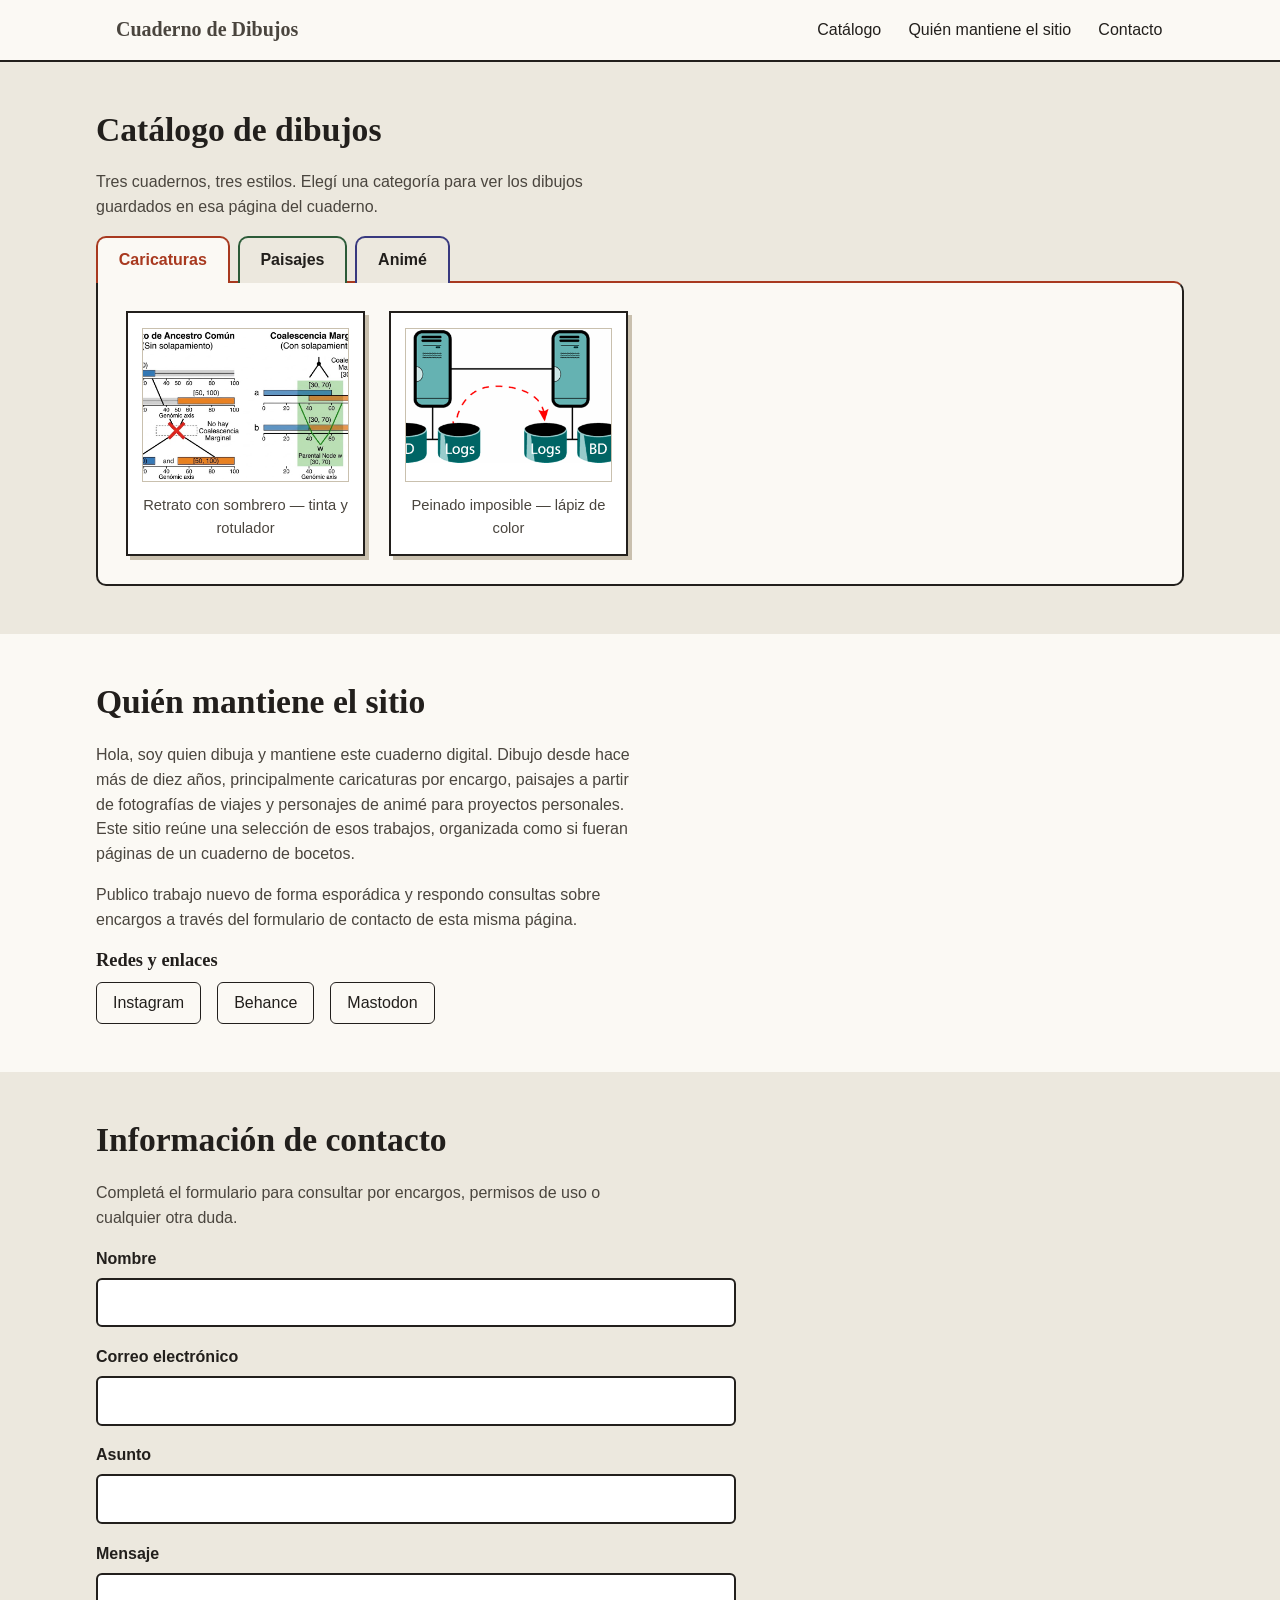
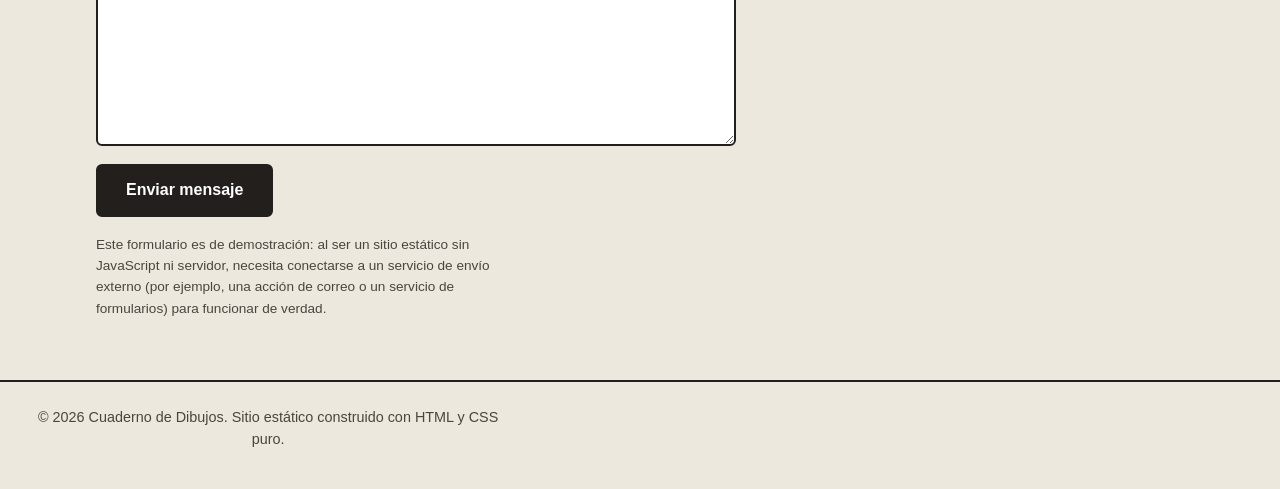
<file: version_claude/index.html>
<!doctype html>
<html lang="es">
<head>
<meta charset="UTF-8">
<meta name="viewport" content="width=device-width, initial-scale=1">
<title>Cuaderno de Dibujos — Catálogo, autoría y contacto</title>
<meta name="description" content="Galería estática de dibujos organizada en caricaturas, paisajes y animé, con formulario de contacto e información de la persona autora.">
<link rel="stylesheet" href="estilosIA.css">
</head>
<body>

<a class="salto-enlace" href="#contenido">Saltar al contenido principal</a>

<header class="cabecera">
  <div class="cabecera__interior">
    <p class="marca">Cuaderno de Dibujos</p>
    <nav class="nav-principal" aria-label="Navegación principal">
      <ul>
        <li><a href="#catalogo">Catálogo</a></li>
        <li><a href="#autoria">Quién mantiene el sitio</a></li>
        <li><a href="#contacto">Contacto</a></li>
      </ul>
    </nav>
  </div>
</header>

<main id="contenido">

  <!-- ===================== CATÁLOGO ===================== -->
  <section id="catalogo" class="seccion" aria-labelledby="catalogo-titulo">
    <div class="seccion__interior">
      <h2 id="catalogo-titulo">Catálogo de dibujos</h2>
      <p class="seccion__intro">Tres cuadernos, tres estilos. Elegí una categoría para ver los dibujos guardados en esa página del cuaderno.</p>

      <fieldset class="pestanas">
        <legend class="solo-lectores-pantalla">Elegir categoría de dibujos a mostrar</legend>

        <input type="radio" name="categoria" id="tab-caricaturas" class="pestanas__input" checked>
        <input type="radio" name="categoria" id="tab-paisajes" class="pestanas__input">
        <input type="radio" name="categoria" id="tab-anime" class="pestanas__input">

        <div class="pestanas__etiquetas">
          <label for="tab-caricaturas" class="pestanas__etiqueta pestanas__etiqueta--caricaturas">Caricaturas</label>
          <label for="tab-paisajes" class="pestanas__etiqueta pestanas__etiqueta--paisajes">Paisajes</label>
          <label for="tab-anime" class="pestanas__etiqueta pestanas__etiqueta--anime">Animé</label>
        </div>

        <div class="pestanas__paneles">

          <section id="panel-caricaturas" class="panel panel--caricaturas">
            <h3 class="solo-lectores-pantalla">Dibujos: caricaturas</h3>
            <div class="galeria">
              <figure class="marco">
                <img src="imágenes/caricatura1.png" alt="Caricatura de un hombre con sombrero de copa riendo a carcajadas, rasgos exagerados y trazo grueso" loading="lazy">
                <figcaption>Retrato con sombrero — tinta y rotulador</figcaption>
              </figure>
              <figure class="marco">
                <img src="imágenes/caricatura2.png" alt="Caricatura de una mujer con gafas de sol grandes y peinado voluminoso, estilo cómic de prensa" loading="lazy">
                <figcaption>Peinado imposible — lápiz de color</figcaption>
              </figure>
            </div>
          </section>

          <section id="panel-paisajes" class="panel panel--paisajes">
            <h3 class="solo-lectores-pantalla">Dibujos: paisajes</h3>
            <div class="galeria">
              <figure class="marco">
                <img src="imágenes/paisaje1.png" alt="Paisaje de montañas nevadas al atardecer con un lago en primer plano" loading="lazy">
                <figcaption>Cordillera al atardecer — acuarela</figcaption>
              </figure>
              <figure class="marco">
                <img src="imágenes/paisaje2.png" alt="Paisaje de un bosque de pinos atravesado por un río, con niebla matutina" loading="lazy">
                <figcaption>Bosque con niebla — grafito</figcaption>
              </figure>
            </div>
          </section>

          <section id="panel-anime" class="panel panel--anime">
            <h3 class="solo-lectores-pantalla">Dibujos: animé</h3>
            <div class="galeria">
              <figure class="marco">
                <img src="imágenes/anime1.png" alt="Personaje de estilo animé con cabello azul largo y ojos grandes, expresión serena" loading="lazy">
                <figcaption>Personaje original — digital</figcaption>
              </figure>
              <figure class="marco">
                <img src="imágenes/anime2.png" alt="Personaje de estilo animé en pose dinámica sosteniendo una espada, fondo de velocidad" loading="lazy">
                <figcaption>Escena de acción — digital</figcaption>
              </figure>
            </div>
          </section>

        </div>
      </fieldset>
    </div>
  </section>

  <!-- ===================== AUTORÍA ===================== -->
  <section id="autoria" class="seccion seccion--alterna" aria-labelledby="autoria-titulo">
    <div class="seccion__interior">
      <h2 id="autoria-titulo">Quién mantiene el sitio</h2>
      <div class="autoria">
        <p>
          Hola, soy quien dibuja y mantiene este cuaderno digital. Dibujo desde hace más de diez años,
          principalmente caricaturas por encargo, paisajes a partir de fotografías de viajes y
          personajes de animé para proyectos personales. Este sitio reúne una selección de esos trabajos,
          organizada como si fueran páginas de un cuaderno de bocetos.
        </p>
        <p>
          Publico trabajo nuevo de forma esporádica y respondo consultas sobre encargos a través
          del formulario de contacto de esta misma página.
        </p>
        <h3>Redes y enlaces</h3>
        <ul class="redes">
          <li><a href="https://www.instagram.com/" target="_blank" rel="noopener noreferrer">Instagram <span class="solo-lectores-pantalla">(se abre en una pestaña nueva)</span></a></li>
          <li><a href="https://www.behance.net/" target="_blank" rel="noopener noreferrer">Behance <span class="solo-lectores-pantalla">(se abre en una pestaña nueva)</span></a></li>
          <li><a href="https://mastodon.social/" target="_blank" rel="noopener noreferrer">Mastodon <span class="solo-lectores-pantalla">(se abre en una pestaña nueva)</span></a></li>
        </ul>
      </div>
    </div>
  </section>

  <!-- ===================== CONTACTO ===================== -->
  <section id="contacto" class="seccion" aria-labelledby="contacto-titulo">
    <div class="seccion__interior">
      <h2 id="contacto-titulo">Información de contacto</h2>
      <p class="seccion__intro">Completá el formulario para consultar por encargos, permisos de uso o cualquier otra duda.</p>

      <form class="formulario" action="#" method="get">
        <div class="formulario__campo">
          <label for="nombre">Nombre</label>
          <input type="text" id="nombre" name="nombre" autocomplete="name" required>
        </div>

        <div class="formulario__campo">
          <label for="email">Correo electrónico</label>
          <input type="email" id="email" name="email" autocomplete="email" required>
        </div>

        <div class="formulario__campo">
          <label for="asunto">Asunto</label>
          <input type="text" id="asunto" name="asunto" required>
        </div>

        <div class="formulario__campo">
          <label for="mensaje">Mensaje</label>
          <textarea id="mensaje" name="mensaje" rows="6" required></textarea>
        </div>

        <button type="submit" class="boton">Enviar mensaje</button>
        <p class="formulario__nota">Este formulario es de demostración: al ser un sitio estático sin JavaScript ni servidor, necesita conectarse a un servicio de envío externo (por ejemplo, una acción de correo o un servicio de formularios) para funcionar de verdad.</p>
      </form>
    </div>
  </section>

</main>

<footer class="pie">
  <p>&copy; 2026 Cuaderno de Dibujos. Sitio estático construido con HTML y CSS puro.</p>
</footer>

</body>
</html>
</file>
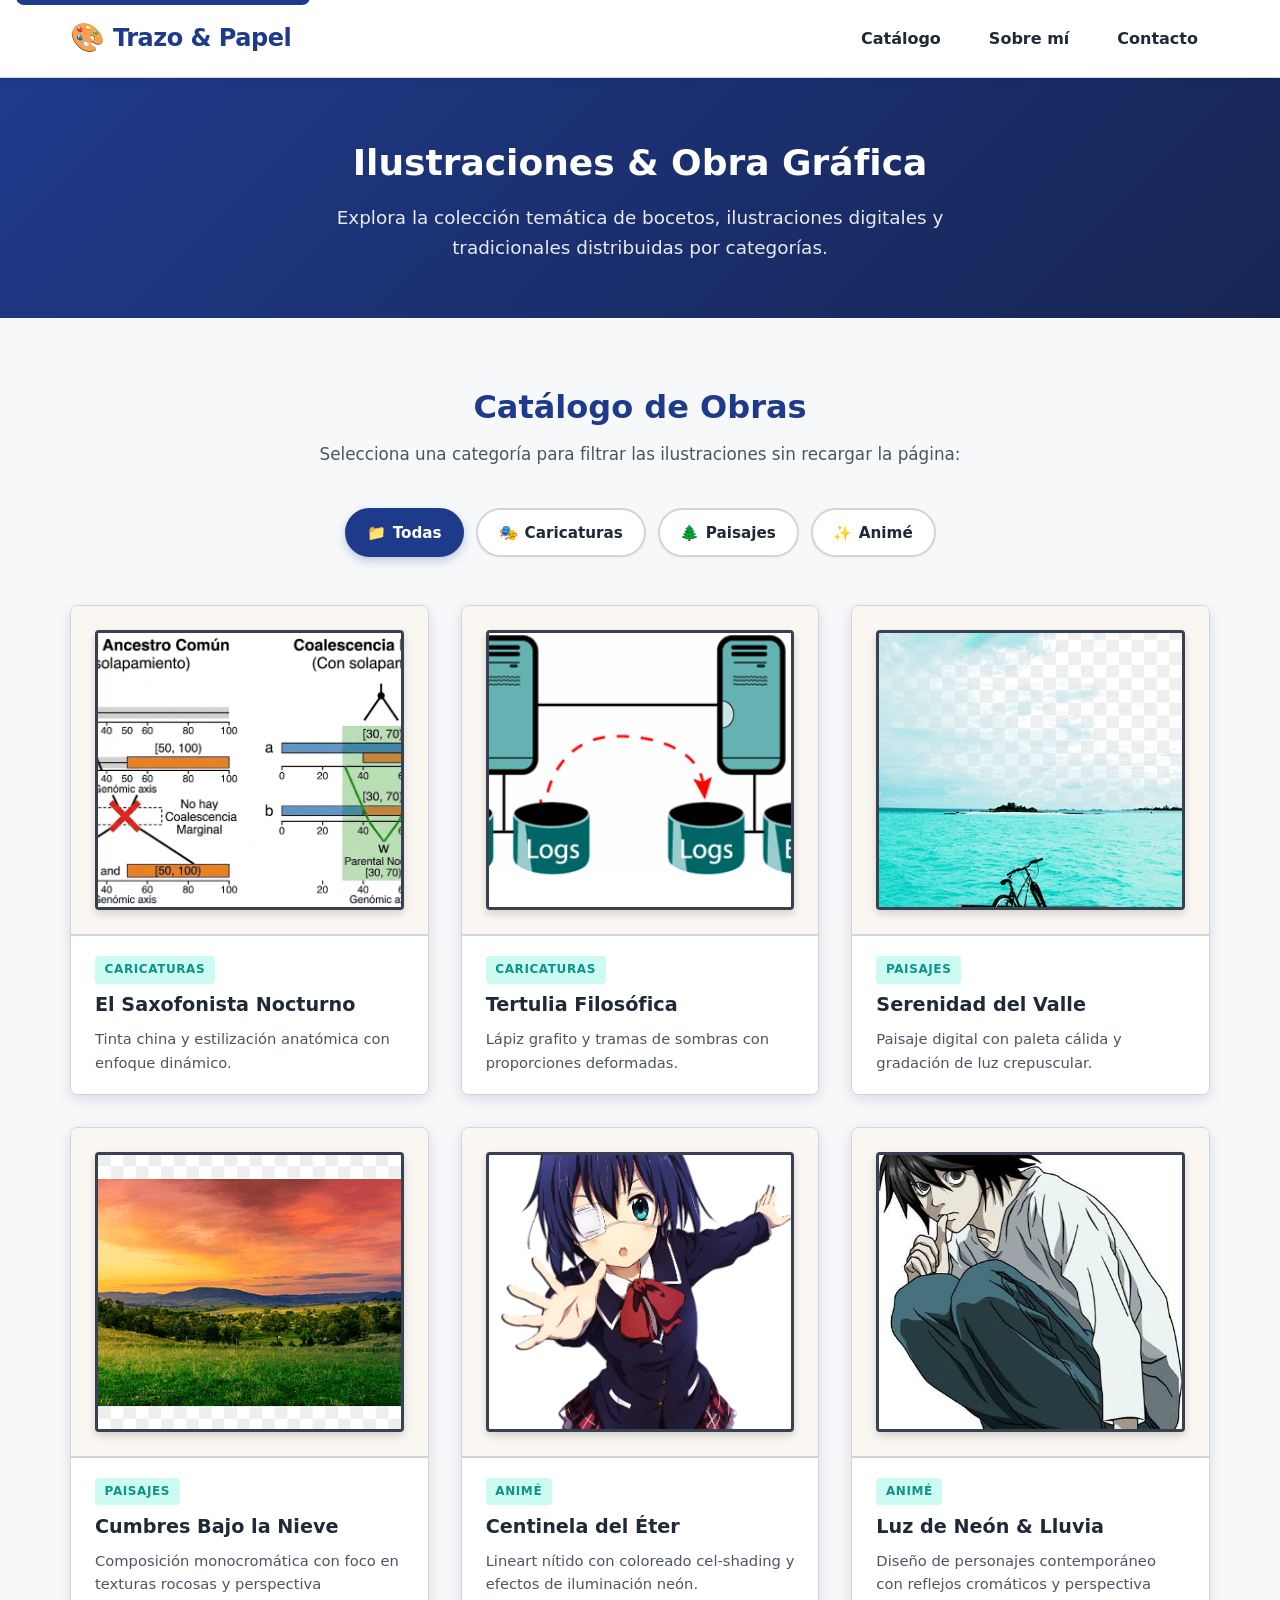
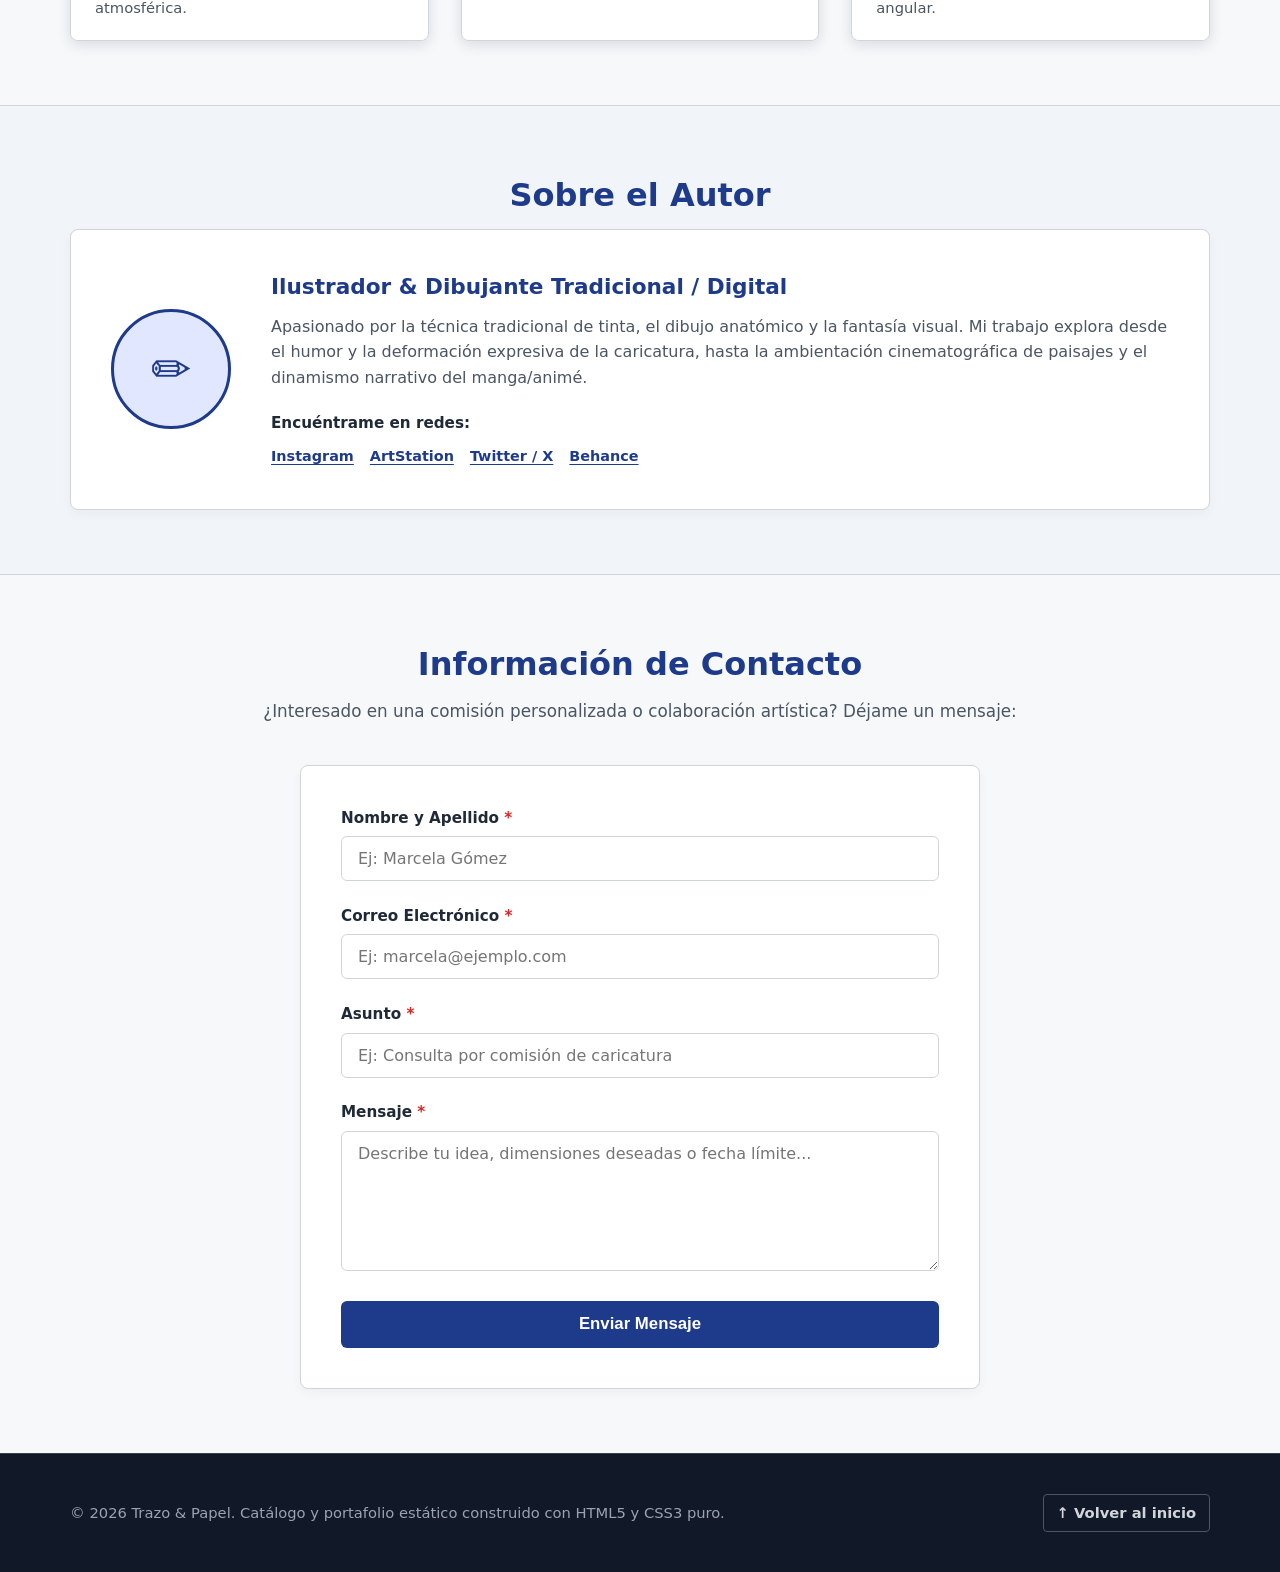
<file: version_gemini/index.html>
<!DOCTYPE html>
<html lang="es">
<head>
  <meta charset="UTF-8">
  <meta name="viewport" content="width=device-width, initial-scale=1.0">
  <meta name="description" content="Galería de arte y dibujos estática: caricaturas, paisajes y animé. Sin dependencias de JavaScript y con soporte de accesibilidad.">
  <title>Galería de Arte & Dibujos | Portafolio Estático</title>
  <link rel="stylesheet" href="estilosIA.css">
</head>
<body>
  <!-- Enlace accesible de salto al contenido -->
  <a href="#contenido-principal" class="skip-link">Saltar al contenido principal</a>

  <!-- Encabezado y Navegación Principal -->
  <header class="sitio-header" id="inicio">
    <div class="contenedor header-inner">
      <div class="logo-area">
        <span class="logo-icono" aria-hidden="true">🎨</span>
        <h1 class="logo-texto">Trazo & Papel</h1>
      </div>
      <nav class="nav-principal" aria-label="Navegación principal">
        <ul class="nav-lista">
          <li><a href="#catalogo" class="nav-enlace">Catálogo</a></li>
          <li><a href="#autor" class="nav-enlace">Sobre mí</a></li>
          <li><a href="#contacto" class="nav-enlace">Contacto</a></li>
        </ul>
      </nav>
    </div>
  </header>

  <!-- Contenedor Principal -->
  <main id="contenido-principal">
    
    <!-- Hero / Bienvenida -->
    <section class="seccion-hero">
      <div class="contenedor">
        <h2>Ilustraciones & Obra Gráfica</h2>
        <p>Explora la colección temática de bocetos, ilustraciones digitales y tradicionales distribuidas por categorías.</p>
      </div>
    </section>

    <!-- Sección Catálogo con Filtro CSS Puro (:checked) -->
    <section class="seccion-catalogo" id="catalogo" aria-labelledby="titulo-catalogo">
      <div class="contenedor">
        <h2 id="titulo-catalogo" class="seccion-titulo">Catálogo de Obras</h2>
        <p class="seccion-subtitulo">Selecciona una categoría para filtrar las ilustraciones sin recargar la página:</p>

        <!-- Contenedor del sistema interactivo CSS puro -->
        <div class="sistema-galeria">
          
          <!-- Controles de filtro accesibles mediante radio buttons -->
          <fieldset class="filtro-categoria" aria-label="Filtrar por categoría">
            <legend class="sr-only">Seleccionar categoría de dibujos</legend>
            
            <input type="radio" name="categoria" id="cat-todas" class="filtro-radio" checked>
            <label for="cat-todas" class="filtro-etiqueta">
              <span class="icono-categoria" aria-hidden="true">📁</span> Todas
            </label>

            <input type="radio" name="categoria" id="cat-caricaturas" class="filtro-radio">
            <label for="cat-caricaturas" class="filtro-etiqueta">
              <span class="icono-categoria" aria-hidden="true">🎭</span> Caricaturas
            </label>

            <input type="radio" name="categoria" id="cat-paisajes" class="filtro-radio">
            <label for="cat-paisajes" class="filtro-etiqueta">
              <span class="icono-categoria" aria-hidden="true">🌲</span> Paisajes
            </label>

            <input type="radio" name="categoria" id="cat-anime" class="filtro-radio">
            <label for="cat-anime" class="filtro-etiqueta">
              <span class="icono-categoria" aria-hidden="true">✨</span> Animé
            </label>
          </fieldset>

          <!-- Grilla de Tarjetas de Dibujos -->
          <div class="galeria-grilla" role="region" aria-live="polite" aria-label="Resultados del catálogo">
            
            <!-- CARICATURAS -->
            <article class="tarjeta-dibujo item-caricaturas" data-categoria="caricaturas">
              <figure class="cuadro-arte">
                <div class="marco-passepartout">
                  <img src="imágenes/caricatura1.png" alt="Caricatura estilizada en tinta negra de un músico de jazz tocando el saxofón con expresión apasionada" loading="lazy">
                </div>
                <figcaption class="info-obra">
                  <span class="badge-categoria">Caricaturas</span>
                  <h3 class="obra-titulo">El Saxofonista Nocturno</h3>
                  <p class="obra-descripcion">Tinta china y estilización anatómica con enfoque dinámico.</p>
                </figcaption>
              </figure>
            </article>

            <article class="tarjeta-dibujo item-caricaturas" data-categoria="caricaturas">
              <figure class="cuadro-arte">
                <div class="marco-passepartout">
                  <img src="imágenes/caricatura2.png" alt="Retrato satírico y expresivo de un pensador clásico rodeado de libros y gestos exagerados" loading="lazy">
                </div>
                <figcaption class="info-obra">
                  <span class="badge-categoria">Caricaturas</span>
                  <h3 class="obra-titulo">Tertulia Filosófica</h3>
                  <p class="obra-descripcion">Lápiz grafito y tramas de sombras con proporciones deformadas.</p>
                </figcaption>
              </figure>
            </article>

            <!-- PAISAJES -->
            <article class="tarjeta-dibujo item-paisajes" data-categoria="paisajes">
              <figure class="cuadro-arte">
                <div class="marco-passepartout">
                  <img src="imágenes/paisaje1.png" alt="Dibujo panorámico de un atardecer en el bosque con siluetas de pinos y reflejos sobre un lago calmo" loading="lazy">
                </div>
                <figcaption class="info-obra">
                  <span class="badge-categoria">Paisajes</span>
                  <h3 class="obra-titulo">Serenidad del Valle</h3>
                  <p class="obra-descripcion">Paisaje digital con paleta cálida y gradación de luz crepuscular.</p>
                </figcaption>
              </figure>
            </article>

            <article class="tarjeta-dibujo item-paisajes" data-categoria="paisajes">
              <figure class="cuadro-arte">
                <div class="marco-passepartout">
                  <img src="imágenes/paisaje2.png" alt="Ilustración de cordillera nevada bajo un cielo estrellado con iluminación lunar fría" loading="lazy">
                </div>
                <figcaption class="info-obra">
                  <span class="badge-categoria">Paisajes</span>
                  <h3 class="obra-titulo">Cumbres Bajo la Nieve</h3>
                  <p class="obra-descripcion">Composición monocromática con foco en texturas rocosas y perspectiva atmosférica.</p>
                </figcaption>
              </figure>
            </article>

            <!-- ANIMÉ -->
            <article class="tarjeta-dibujo item-anime" data-categoria="anime">
              <figure class="cuadro-arte">
                <div class="marco-passepartout">
                  <img src="imágenes/anime1.png" alt="Ilustración estilo animé de un guerrero con capa desgastada y espada de energía cósmica" loading="lazy">
                </div>
                <figcaption class="info-obra">
                  <span class="badge-categoria">Animé</span>
                  <h3 class="obra-titulo">Centinela del Éter</h3>
                  <p class="obra-descripcion">Lineart nítido con coloreado cel-shading y efectos de iluminación neón.</p>
                </figcaption>
              </figure>
            </article>

            <article class="tarjeta-dibujo item-anime" data-categoria="anime">
              <figure class="cuadro-arte">
                <div class="marco-passepartout">
                  <img src="imágenes/anime2.png" alt="Retrato estilo animé de una heroína en un entorno urbano cyberpunk bajo la lluvia" loading="lazy">
                </div>
                <figcaption class="info-obra">
                  <span class="badge-categoria">Animé</span>
                  <h3 class="obra-titulo">Luz de Neón & Lluvia</h3>
                  <p class="obra-descripcion">Diseño de personajes contemporáneo con reflejos cromáticos y perspectiva angular.</p>
                </figcaption>
              </figure>
            </article>

          </div>
        </div>
      </div>
    </section>

    <!-- Sección Sobre el Autor -->
    <section class="seccion-autor" id="autor" aria-labelledby="titulo-autor">
      <div class="contenedor">
        <h2 id="titulo-autor" class="seccion-titulo">Sobre el Autor</h2>
        <div class="autor-tarjeta">
          <div class="autor-avatar-contenedor" aria-hidden="true">
            <span class="avatar-placeholder">✏️</span>
          </div>
          <div class="autor-bio">
            <h3>Ilustrador & Dibujante Tradicional / Digital</h3>
            <p>
              Apasionado por la técnica tradicional de tinta, el dibujo anatómico y la fantasía visual. Mi trabajo explora desde el humor y la deformación expresiva de la caricatura, hasta la ambientación cinematográfica de paisajes y el dinamismo narrativo del manga/animé.
            </p>
            <div class="autor-redes">
              <h4 class="redes-titulo">Encuéntrame en redes:</h4>
              <ul class="redes-lista">
                <li><a href="https://instagram.com" target="_blank" rel="noopener noreferrer" class="red-enlace" aria-label="Instagram (abre en nueva pestaña)">Instagram</a></li>
                <li><a href="https://artstation.com" target="_blank" rel="noopener noreferrer" class="red-enlace" aria-label="ArtStation (abre en nueva pestaña)">ArtStation</a></li>
                <li><a href="https://twitter.com" target="_blank" rel="noopener noreferrer" class="red-enlace" aria-label="Twitter / X (abre en nueva pestaña)">Twitter / X</a></li>
                <li><a href="https://behance.net" target="_blank" rel="noopener noreferrer" class="red-enlace" aria-label="Behance (abre en nueva pestaña)">Behance</a></li>
              </ul>
            </div>
          </div>
        </div>
      </div>
    </section>

    <!-- Sección de Contacto -->
    <section class="seccion-contacto" id="contacto" aria-labelledby="titulo-contacto">
      <div class="contenedor">
        <h2 id="titulo-contacto" class="seccion-titulo">Información de Contacto</h2>
        <p class="seccion-subtitulo">¿Interesado en una comisión personalizada o colaboración artística? Déjame un mensaje:</p>

        <form class="formulario-contacto" action="#" method="post">
          <div class="campo-grupo">
            <label for="nombre" class="campo-label">Nombre y Apellido <span class="requerido" aria-hidden="true">*</span></label>
            <input type="text" id="nombre" name="nombre" class="campo-control" placeholder="Ej: Marcela Gómez" required autocomplete="name">
          </div>

          <div class="campo-grupo">
            <label for="email" class="campo-label">Correo Electrónico <span class="requerido" aria-hidden="true">*</span></label>
            <input type="email" id="email" name="email" class="campo-control" placeholder="Ej: marcela@ejemplo.com" required autocomplete="email">
          </div>

          <div class="campo-grupo">
            <label for="asunto" class="campo-label">Asunto <span class="requerido" aria-hidden="true">*</span></label>
            <input type="text" id="asunto" name="asunto" class="campo-control" placeholder="Ej: Consulta por comisión de caricatura" required>
          </div>

          <div class="campo-grupo">
            <label for="mensaje" class="campo-label">Mensaje <span class="requerido" aria-hidden="true">*</span></label>
            <textarea id="mensaje" name="mensaje" class="campo-control campo-textarea" rows="6" placeholder="Describe tu idea, dimensiones deseadas o fecha límite..." required></textarea>
          </div>

          <div class="form-acciones">
            <button type="submit" class="boton-enviar">Enviar Mensaje</button>
          </div>
        </form>
      </div>
    </section>

  </main>

  <!-- Pie de Página -->
  <footer class="sitio-footer">
    <div class="contenedor footer-inner">
      <p>&copy; 2026 Trazo & Papel. Catálogo y portafolio estático construido con HTML5 y CSS3 puro.</p>
      <a href="#inicio" class="volver-arriba" aria-label="Volver arriba de la página">↑ Volver al inicio</a>
    </div>
  </footer>
</body>
</html>
</file>
<file: version_claude/estilosIA.css>
/* =========================================================
   CUADERNO DE DIBUJOS — estilosIA.css
   Sitio 100% estático: sin JavaScript. La navegación por
   categorías se resuelve con radio buttons + :checked.
   ========================================================= */

/* ---------- 1. Tokens ---------- */
:root {
  --papel: #ECE8DE;
  --papel-panel: #FBF9F4;
  --tinta: #221F1C;
  --tinta-suave: #4A453E;
  --linea: #C9C0AE;

  --acento-caricaturas: #A8391F;
  --acento-paisajes: #2C5B38;
  --acento-anime: #38397F;

  --foco: #1857C9;

  --fuente-titulos: Georgia, "Iowan Old Style", "Times New Roman", serif;
  --fuente-cuerpo: "Segoe UI", "Helvetica Neue", Arial, system-ui, sans-serif;

  --radio-borde: 2px;
  --ancho-maximo: 68rem;
}

/* ---------- 2. Reset básico ---------- */
*, *::before, *::after { box-sizing: border-box; }

html { scroll-behavior: smooth; }

body {
  margin: 0;
  background: var(--papel);
  color: var(--tinta);
  font-family: var(--fuente-cuerpo);
  line-height: 1.55;
  -webkit-font-smoothing: antialiased;
}

img { max-width: 100%; display: block; }

h1, h2, h3 {
  font-family: var(--fuente-titulos);
  color: var(--tinta);
  line-height: 1.2;
  margin: 0 0 .6em;
}

h2 { font-size: clamp(1.5rem, 1.1rem + 1.4vw, 2.1rem); }
h3 { font-size: 1.15rem; }

p { margin: 0 0 1em; max-width: 62ch; color: var(--tinta-suave); }

a { color: var(--acento-anime); }
a:hover { text-decoration-thickness: 2px; }

/* Utilidad accesible: oculta visualmente sin quitar del árbol de accesibilidad */
.solo-lectores-pantalla {
  position: absolute;
  width: 1px; height: 1px;
  padding: 0; margin: -1px;
  overflow: hidden;
  clip: rect(0, 0, 0, 0);
  white-space: nowrap;
  border: 0;
}

/* Foco de teclado visible y consistente en toda la página */
a:focus-visible,
button:focus-visible,
input:focus-visible,
textarea:focus-visible,
label:focus-within {
  outline: 3px solid var(--foco);
  outline-offset: 3px;
  border-radius: 2px;
}

/* ---------- 3. Enlace de salto ---------- */
.salto-enlace {
  position: absolute;
  left: 1rem; top: -3rem;
  background: var(--tinta);
  color: #fff;
  padding: .6em 1em;
  border-radius: 0 0 6px 6px;
  transition: top .15s ease;
  z-index: 100;
}
.salto-enlace:focus { top: 0; }

/* ---------- 4. Cabecera y navegación ---------- */
.cabecera {
  background: var(--papel-panel);
  border-bottom: var(--radio-borde) solid var(--tinta);
  position: sticky;
  top: 0;
  z-index: 10;
}

.cabecera__interior {
  max-width: var(--ancho-maximo);
  margin: 0 auto;
  padding: .9rem 1.25rem;
  display: flex;
  flex-wrap: wrap;
  align-items: center;
  justify-content: space-between;
  gap: .75rem;
}

.marca {
  font-family: var(--fuente-titulos);
  font-weight: 700;
  font-size: 1.25rem;
  margin: 0;
}

.nav-principal ul {
  list-style: none;
  display: flex;
  gap: 1.5rem;
  margin: 0;
  padding: 0;
}

.nav-principal a {
  color: var(--tinta);
  text-decoration: none;
  padding: .3em .1em;
  border-bottom: 2px solid transparent;
}
.nav-principal a:hover { border-bottom-color: var(--tinta); }

/* ---------- 5. Estructura de secciones ---------- */
.seccion { padding: 3rem 1.25rem; scroll-margin-top: 4.5rem; }
.seccion--alterna { background: var(--papel-panel); }
.seccion__interior { max-width: var(--ancho-maximo); margin: 0 auto; }
.seccion__intro { max-width: 58ch; }

/* ---------- 6. Pestañas de categoría (100% CSS) ---------- */
.pestanas {
  border: 0;
  margin: 0;
  padding: 0;
}

/* Los inputs quedan en el flujo (para que el foco de teclado
   funcione con flechas/Tab) pero visualmente ocultos. */
.pestanas__input {
  position: absolute;
  width: 1px; height: 1px;
  margin: -1px;
  padding: 0;
  overflow: hidden;
  clip: rect(0, 0, 0, 0);
  border: 0;
}

.pestanas__etiquetas {
  display: flex;
  flex-wrap: wrap;
  gap: .5rem;
  margin-bottom: -2px; /* solapa con el borde superior del panel */
}

.pestanas__etiqueta {
  cursor: pointer;
  user-select: none;
  padding: .65em 1.3em;
  font-weight: 600;
  border: var(--radio-borde) solid var(--tinta);
  border-bottom: none;
  border-radius: 10px 10px 0 0;
  background: var(--papel);
  color: var(--tinta);
  transition: background-color .15s ease, color .15s ease, transform .1s ease;
}

.pestanas__etiqueta:hover { transform: translateY(-2px); }

/* Color distintivo por categoría cuando está seleccionada */
#tab-caricaturas:checked ~ .pestanas__etiquetas .pestanas__etiqueta--caricaturas,
#tab-paisajes:checked   ~ .pestanas__etiquetas .pestanas__etiqueta--paisajes,
#tab-anime:checked      ~ .pestanas__etiquetas .pestanas__etiqueta--anime {
  background: var(--papel-panel);
}
.pestanas__etiqueta--caricaturas { border-color: var(--acento-caricaturas); }
.pestanas__etiqueta--paisajes   { border-color: var(--acento-paisajes); }
.pestanas__etiqueta--anime      { border-color: var(--acento-anime); }

#tab-caricaturas:checked ~ .pestanas__etiquetas .pestanas__etiqueta--caricaturas { color: var(--acento-caricaturas); }
#tab-paisajes:checked   ~ .pestanas__etiquetas .pestanas__etiqueta--paisajes   { color: var(--acento-paisajes); }
#tab-anime:checked      ~ .pestanas__etiquetas .pestanas__etiqueta--anime      { color: var(--acento-anime); }

/* Anillo de foco visible cuando el input asociado recibe foco por teclado */
#tab-caricaturas:focus-visible ~ .pestanas__etiquetas .pestanas__etiqueta--caricaturas,
#tab-paisajes:focus-visible   ~ .pestanas__etiquetas .pestanas__etiqueta--paisajes,
#tab-anime:focus-visible      ~ .pestanas__etiquetas .pestanas__etiqueta--anime {
  outline: 3px solid var(--foco);
  outline-offset: 2px;
}

.pestanas__paneles {
  border: var(--radio-borde) solid var(--tinta);
  border-radius: 0 10px 10px 10px;
  background: var(--papel-panel);
  padding: 1.75rem;
}

.panel { display: none; }

#tab-caricaturas:checked ~ .pestanas__paneles #panel-caricaturas,
#tab-paisajes:checked   ~ .pestanas__paneles #panel-paisajes,
#tab-anime:checked      ~ .pestanas__paneles #panel-anime {
  display: block;
}

/* Borde superior del panel activo hereda el color de su categoría */
#tab-caricaturas:checked ~ .pestanas__paneles { border-top-color: var(--acento-caricaturas); }
#tab-paisajes:checked   ~ .pestanas__paneles { border-top-color: var(--acento-paisajes); }
#tab-anime:checked      ~ .pestanas__paneles { border-top-color: var(--acento-anime); }

/* ---------- 7. Galería y marco (passe-partout) de cada dibujo ---------- */
.galeria {
  display: grid;
  grid-template-columns: repeat(auto-fill, minmax(230px, 1fr));
  gap: 1.5rem;
}

.marco {
  margin: 0;
  background: #fff;
  border: var(--radio-borde) solid var(--tinta);
  padding: .9rem;                 /* passe-partout uniforme */
  box-shadow: 4px 4px 0 var(--linea);
}

.marco img {
  width: 100%;
  aspect-ratio: 4 / 3;
  object-fit: cover;
  border: 1px solid var(--linea);
}

.marco figcaption {
  margin-top: .75rem;
  font-size: .92rem;
  color: var(--tinta-suave);
  text-align: center;
}

/* ---------- 8. Autoría ---------- */
.autoria { max-width: 62ch; }
.redes { list-style: none; margin: 0; padding: 0; display: flex; flex-wrap: wrap; gap: 1rem; }
.redes a {
  display: inline-block;
  padding: .5em 1em;
  border: 1px solid var(--tinta);
  border-radius: 6px;
  text-decoration: none;
  color: var(--tinta);
}
.redes a:hover { background: var(--tinta); color: #fff; }

/* ---------- 9. Formulario de contacto ---------- */
.formulario {
  max-width: 40rem;
  display: grid;
  gap: 1.1rem;
}

.formulario__campo { display: grid; gap: .4rem; }

.formulario__campo label { font-weight: 600; }

.formulario__campo input,
.formulario__campo textarea {
  font: inherit;
  color: var(--tinta);
  background: #fff;
  border: var(--radio-borde) solid var(--tinta);
  border-radius: 6px;
  padding: .65em .75em;
  width: 100%;
}

.formulario__campo textarea { resize: vertical; }

.boton {
  justify-self: start;
  font: inherit;
  font-weight: 700;
  padding: .75em 1.75em;
  border: var(--radio-borde) solid var(--tinta);
  border-radius: 6px;
  background: var(--tinta);
  color: #fff;
  cursor: pointer;
}
.boton:hover { background: var(--acento-anime); border-color: var(--acento-anime); }

.formulario__nota {
  font-size: .85rem;
  max-width: 55ch;
}

/* ---------- 10. Pie de página ---------- */
.pie {
  border-top: var(--radio-borde) solid var(--tinta);
  padding: 1.5rem 1.25rem;
  text-align: center;
  font-size: .9rem;
  color: var(--tinta-suave);
}

/* ---------- 11. Responsividad ---------- */

/* Tablets */
@media (max-width: 900px) {
  .seccion { padding: 2.25rem 1.25rem; }
  .pestanas__paneles { padding: 1.25rem; }
}

/* Móviles */
@media (max-width: 600px) {
  .cabecera__interior { flex-direction: column; align-items: flex-start; }
  .nav-principal ul { gap: 1rem; flex-wrap: wrap; }

  .pestanas__etiquetas { gap: .35rem; }
  .pestanas__etiqueta { padding: .55em .9em; font-size: .95rem; }

  .galeria { grid-template-columns: 1fr; }

  .marco { box-shadow: 3px 3px 0 var(--linea); }
}

/* Respeta la preferencia de reducir movimiento */
@media (prefers-reduced-motion: reduce) {
  html { scroll-behavior: auto; }
  .pestanas__etiqueta, .salto-enlace { transition: none; }
}
</file>
<file: version_gemini/estilosIA.css>
/* ==========================================================================
   ESTILOS GENERALES Y VARIABLES CSS (estilosIA.css)
   Arquitectura moderna, sin JavaScript, accesible (WCAG AA)
   ========================================================================== */

:root {
  /* Paleta cromática accesible (mínimo ratio 4.5:1 para texto normal) */
  --color-fondo: #f6f8fa;
  --color-superficie: #ffffff;
  --color-texto-principal: #1f2937;
  --color-texto-secundario: #4b5563;
  --color-borde: #d1d5db;
  --color-borde-fuerte: #9ca3af;
  
  /* Tonos primarios y acentos */
  --color-primario: #1e3a8a;       /* Azul marino de alto contraste */
  --color-primario-hover: #172554;
  --color-acento: #0d9488;         /* Verde azulado elegante */
  --color-acento-claro: #ccfbf1;
  --color-focus: #ea580c;          /* Naranja visible para focus ring accesible */

  /* Passe-partout y marco de dibujos */
  --marco-fondo: #faf7f2;          /* Tono lino/marfil cálido para passe-partout */
  --marco-borde: #374151;          /* Borde definido de madera/metal oscuro */
  --marco-sombra: rgba(15, 23, 42, 0.12);

  /* Tipografías y espaciados */
  --fuente-base: system-ui, -apple-system, BlinkMacSystemFont, 'Segoe UI', Roboto, Helvetica, Arial, sans-serif;
  --radio-borde: 8px;
  --transicion-estandar: 0.25s ease;
}

/* Reset básico y modelo de caja */
*, *::before, *::after {
  box-sizing: border-box;
  margin: 0;
  padding: 0;
}

html {
  scroll-behavior: smooth;
  font-size: 100%;
}

body {
  font-family: var(--fuente-base);
  background-color: var(--color-fondo);
  color: var(--color-texto-principal);
  line-height: 1.6;
  text-rendering: optimizeLegibility;
}

/* Enlace de accesibilidad para lectores de pantalla y teclado */
.skip-link {
  position: absolute;
  top: -40px;
  left: 1rem;
  background: var(--color-primario);
  color: #ffffff;
  padding: 0.6rem 1.2rem;
  font-weight: 700;
  z-index: 9999;
  text-decoration: none;
  border-radius: var(--radio-borde);
  transition: top var(--transicion-estandar);
}

.skip-link:focus {
  top: 1rem;
  outline: 3px solid var(--color-focus);
}

/* Utilidad para accesibilidad (lectores de pantalla) */
.sr-only {
  position: absolute;
  width: 1px;
  height: 1px;
  padding: 0;
  margin: -1px;
  overflow: hidden;
  clip: rect(0, 0, 0, 0);
  white-space: nowrap;
  border: 0;
}

/* Contenedor responsivo centrado */
.contenedor {
  width: 90%;
  max-width: 1140px;
  margin-left: auto;
  margin-right: auto;
}

/* ==========================================================================
   CABECERA Y NAVEGACIÓN
   ========================================================================== */
.sitio-header {
  background-color: var(--color-superficie);
  border-bottom: 1px solid var(--color-borde);
  position: sticky;
  top: 0;
  z-index: 100;
  box-shadow: 0 2px 8px rgba(0, 0, 0, 0.05);
}

.header-inner {
  display: flex;
  justify-content: space-between;
  align-items: center;
  padding: 1rem 0;
  flex-wrap: wrap;
  gap: 1rem;
}

.logo-area {
  display: flex;
  align-items: center;
  gap: 0.5rem;
}

.logo-icono {
  font-size: 1.75rem;
}

.logo-texto {
  font-size: 1.5rem;
  font-weight: 800;
  color: var(--color-primario);
  letter-spacing: -0.5px;
}

.nav-lista {
  display: flex;
  list-style: none;
  gap: 1.5rem;
}

.nav-enlace {
  text-decoration: none;
  color: var(--color-texto-principal);
  font-weight: 600;
  font-size: 1rem;
  padding: 0.5rem 0.75rem;
  border-radius: var(--radio-borde);
  transition: background-color var(--transicion-estandar), color var(--transicion-estandar);
}

.nav-enlace:hover {
  background-color: #e5e7eb;
  color: var(--color-primario);
}

.nav-enlace:focus-visible,
button:focus-visible,
input:focus-visible,
textarea:focus-visible,
.filtro-radio:focus-visible + .filtro-etiqueta,
.red-enlace:focus-visible,
.volver-arriba:focus-visible {
  outline: 3px solid var(--color-focus);
  outline-offset: 2px;
}

/* ==========================================================================
   SECCIONES Y TÍTULOS
   ========================================================================== */
.seccion-hero {
  background: linear-gradient(135deg, #1e3a8a 0%, #172554 100%);
  color: #ffffff;
  padding: 3.5rem 0;
  text-align: center;
}

.seccion-hero h2 {
  font-size: 2.25rem;
  margin-bottom: 0.75rem;
  font-weight: 800;
}

.seccion-hero p {
  font-size: 1.15rem;
  max-width: 650px;
  margin: 0 auto;
  opacity: 0.9;
}

.seccion-catalogo,
.seccion-autor,
.seccion-contacto {
  padding: 4rem 0;
}

.seccion-titulo {
  font-size: 2rem;
  font-weight: 700;
  color: var(--color-primario);
  text-align: center;
  margin-bottom: 0.5rem;
}

.seccion-subtitulo {
  text-align: center;
  color: var(--color-texto-secundario);
  margin-bottom: 2.5rem;
  font-size: 1.05rem;
}

/* ==========================================================================
   MECANISMO DE FILTRADO CSS PURO (:checked)
   ========================================================================== */
.filtro-categoria {
  border: none;
  display: flex;
  justify-content: center;
  gap: 0.75rem;
  flex-wrap: wrap;
  margin-bottom: 3rem;
}

/* Ocultar visualmente los radios manteniendo accesibilidad por teclado */
.filtro-radio {
  position: absolute;
  opacity: 0;
  width: 0;
  height: 0;
  pointer-events: none;
}

/* Estilo de los botones de categoría (labels vinculados por 'for') */
.filtro-etiqueta {
  display: inline-flex;
  align-items: center;
  gap: 0.4rem;
  padding: 0.65rem 1.3rem;
  background-color: var(--color-superficie);
  color: var(--color-texto-principal);
  border: 2px solid var(--color-borde);
  border-radius: 9999px;
  font-weight: 600;
  font-size: 0.95rem;
  cursor: pointer;
  box-shadow: 0 1px 3px rgba(0, 0, 0, 0.05);
  transition: all var(--transicion-estandar);
  user-select: none;
}

.filtro-etiqueta:hover {
  border-color: var(--color-primario);
  background-color: #f0f4ff;
  color: var(--color-primario);
}

/* ESTADO SELECCIONADO (:checked): Cambia apariencia del botón */
.filtro-radio:checked + .filtro-etiqueta {
  background-color: var(--color-primario);
  color: #ffffff;
  border-color: var(--color-primario);
  box-shadow: 0 4px 10px rgba(30, 58, 138, 0.25);
}

/* LÓGICA DE VISIBILIDAD DE TARJETAS POR CSS PURO */
/* Por defecto se muestran todas */
.tarjeta-dibujo {
  display: block;
  opacity: 1;
  transition: opacity 0.3s ease, transform 0.3s ease;
}

/* Reglas de filtrado cuando se marca un radio específico:
   Se ocultan todos los elementos y se habilitan exclusivamente los de su clase */
.sistema-galeria:has(#cat-caricaturas:checked) .tarjeta-dibujo:not(.item-caricaturas) {
  display: none;
}

.sistema-galeria:has(#cat-paisajes:checked) .tarjeta-dibujo:not(.item-paisajes) {
  display: none;
}

.sistema-galeria:has(#cat-anime:checked) .tarjeta-dibujo:not(.item-anime) {
  display: none;
}

/* Fallback estándar de hermanos generales para navegadores antiguos que no soporten :has */
#cat-caricaturas:checked ~ .galeria-grilla .tarjeta-dibujo:not(.item-caricaturas),
#cat-paisajes:checked ~ .galeria-grilla .tarjeta-dibujo:not(.item-paisajes),
#cat-anime:checked ~ .galeria-grilla .tarjeta-dibujo:not(.item-anime) {
  display: none;
}

/* ==========================================================================
   ESTILO DE DIBUJOS: Borde Definido + Passe-partout (Uniforme y Armónico)
   ========================================================================== */
.galeria-grilla {
  display: grid;
  grid-template-columns: repeat(auto-fill, minmax(320px, 1fr));
  gap: 2rem;
  justify-content: center;
}

.tarjeta-dibujo {
  background-color: var(--color-superficie);
  border-radius: var(--radio-borde);
  box-shadow: 0 4px 14px var(--marco-sombra);
  overflow: hidden;
  border: 1px solid var(--color-borde);
}

.cuadro-arte {
  display: flex;
  flex-direction: column;
  height: 100%;
}

/* El marco que emula passe-partout de galería */
.marco-passepartout {
  background-color: var(--marco-fondo);
  padding: 1.5rem; /* Relleno uniforme que hace de marco interior */
  border-bottom: 2px solid var(--color-borde);
  display: flex;
  align-items: center;
  justify-content: center;
}

/* La imagen con su borde definido, relación de aspecto y sombra interior sutil */
.marco-passepartout img {
  display: block;
  width: 100%;
  height: 280px;
  object-fit: cover;
  border: 3px solid var(--marco-borde); /* Borde definido exterior de la obra */
  border-radius: 4px;
  background-color: #ffffff;
  box-shadow: 0 4px 8px rgba(0, 0, 0, 0.15);
  transition: transform var(--transicion-estandar);
}

.tarjeta-dibujo:hover .marco-passepartout img {
  transform: scale(1.02);
}

.info-obra {
  padding: 1.25rem 1.5rem;
  background-color: var(--color-superficie);
  display: flex;
  flex-direction: column;
  gap: 0.4rem;
  flex-grow: 1;
}

.badge-categoria {
  align-self: flex-start;
  background-color: var(--color-acento-claro);
  color: var(--color-acento);
  font-size: 0.75rem;
  font-weight: 700;
  text-transform: uppercase;
  letter-spacing: 0.05em;
  padding: 0.25rem 0.6rem;
  border-radius: 4px;
}

.obra-titulo {
  font-size: 1.2rem;
  font-weight: 700;
  color: var(--color-texto-principal);
}

.obra-descripcion {
  font-size: 0.92rem;
  color: var(--color-texto-secundario);
}

/* ==========================================================================
   SECCIÓN AUTOR Y BIOGRAFÍA
   ========================================================================== */
.seccion-autor {
  background-color: #f1f5f9;
  border-top: 1px solid var(--color-borde);
  border-bottom: 1px solid var(--color-borde);
}

.autor-tarjeta {
  background-color: var(--color-superficie);
  border-radius: var(--radio-borde);
  border: 1px solid var(--color-borde);
  padding: 2.5rem;
  display: flex;
  gap: 2.5rem;
  align-items: center;
  box-shadow: 0 4px 12px rgba(0,0,0,0.04);
}

.autor-avatar-contenedor {
  width: 120px;
  height: 120px;
  min-width: 120px;
  background-color: #e0e7ff;
  color: var(--color-primario);
  border-radius: 50%;
  display: flex;
  align-items: center;
  justify-content: center;
  font-size: 3rem;
  border: 3px solid var(--color-primario);
}

.autor-bio h3 {
  font-size: 1.35rem;
  color: var(--color-primario);
  margin-bottom: 0.6rem;
}

.autor-bio p {
  color: var(--color-texto-secundario);
  margin-bottom: 1.25rem;
}

.redes-titulo {
  font-size: 0.95rem;
  font-weight: 700;
  margin-bottom: 0.5rem;
  color: var(--color-texto-principal);
}

.redes-lista {
  display: flex;
  gap: 1rem;
  list-style: none;
  flex-wrap: wrap;
}

.red-enlace {
  display: inline-block;
  color: var(--color-primario);
  font-weight: 600;
  font-size: 0.9rem;
  text-decoration: underline;
  text-underline-offset: 3px;
  transition: color var(--transicion-estandar);
}

.red-enlace:hover {
  color: var(--color-acento);
}

/* ==========================================================================
   FORMULARIO DE CONTACTO
   ========================================================================== */
.formulario-contacto {
  background-color: var(--color-superficie);
  max-width: 680px;
  margin: 0 auto;
  padding: 2.5rem;
  border-radius: var(--radio-borde);
  border: 1px solid var(--color-borde);
  box-shadow: 0 4px 12px rgba(0, 0, 0, 0.04);
}

.campo-grupo {
  margin-bottom: 1.4rem;
}

.campo-label {
  display: block;
  font-weight: 600;
  font-size: 0.95rem;
  margin-bottom: 0.4rem;
  color: var(--color-texto-principal);
}

.requerido {
  color: #dc2626;
}

.campo-control {
  width: 100%;
  padding: 0.75rem 1rem;
  font-family: inherit;
  font-size: 1rem;
  border: 1.5px solid var(--color-borde);
  border-radius: 6px;
  background-color: #ffffff;
  color: var(--color-texto-principal);
  transition: border-color var(--transicion-estandar), box-shadow var(--transicion-estandar);
}

.campo-control:hover {
  border-color: var(--color-borde-fuerte);
}

.campo-control:focus {
  border-color: var(--color-primario);
}

.campo-textarea {
  resize: vertical;
  min-height: 140px;
}

.boton-enviar {
  background-color: var(--color-primario);
  color: #ffffff;
  padding: 0.85rem 2rem;
  font-size: 1.05rem;
  font-weight: 700;
  border: none;
  border-radius: 6px;
  cursor: pointer;
  transition: background-color var(--transicion-estandar), transform var(--transicion-estandar);
  width: 100%;
}

.boton-enviar:hover {
  background-color: var(--color-primario-hover);
}

.boton-enviar:active {
  transform: translateY(1px);
}

/* ==========================================================================
   PIE DE PÁGINA
   ========================================================================== */
.sitio-footer {
  background-color: #111827;
  color: #9ca3af;
  padding: 2.5rem 0;
  font-size: 0.92rem;
  border-top: 1px solid #374151;
}

.footer-inner {
  display: flex;
  justify-content: space-between;
  align-items: center;
  flex-wrap: wrap;
  gap: 1rem;
}

.volver-arriba {
  color: #d1d5db;
  text-decoration: none;
  font-weight: 600;
  padding: 0.4rem 0.8rem;
  border-radius: 4px;
  border: 1px solid #4b5563;
  transition: all var(--transicion-estandar);
}

.volver-arriba:hover {
  color: #ffffff;
  border-color: #9ca3af;
  background-color: #1f2937;
}

/* ==========================================================================
   MEDIA QUERIES (Responsividad y Adaptabilidad)
   ========================================================================== */

/* Tablets y pantallas intermedias */
@media (max-width: 860px) {
  .autor-tarjeta {
    flex-direction: column;
    text-align: center;
    padding: 2rem 1.5rem;
    gap: 1.5rem;
  }

  .redes-lista {
    justify-content: center;
  }
}

/* Dispositivos móviles */
@media (max-width: 600px) {
  .header-inner {
    flex-direction: column;
    text-align: center;
  }

  .nav-lista {
    gap: 0.75rem;
  }

  .seccion-hero h2 {
    font-size: 1.75rem;
  }

  .seccion-catalogo,
  .seccion-autor,
  .seccion-contacto {
    padding: 2.5rem 0;
  }

  .filtro-categoria {
    gap: 0.5rem;
  }

  .filtro-etiqueta {
    padding: 0.5rem 0.9rem;
    font-size: 0.85rem;
  }

  .galeria-grilla {
    grid-template-columns: 1fr;
  }

  .marco-passepartout {
    padding: 1rem;
  }

  .marco-passepartout img {
    height: 230px;
  }

  .formulario-contacto {
    padding: 1.5rem 1rem;
  }

  .footer-inner {
    flex-direction: column;
    text-align: center;
    gap: 1.25rem;
  }
}
</file>
